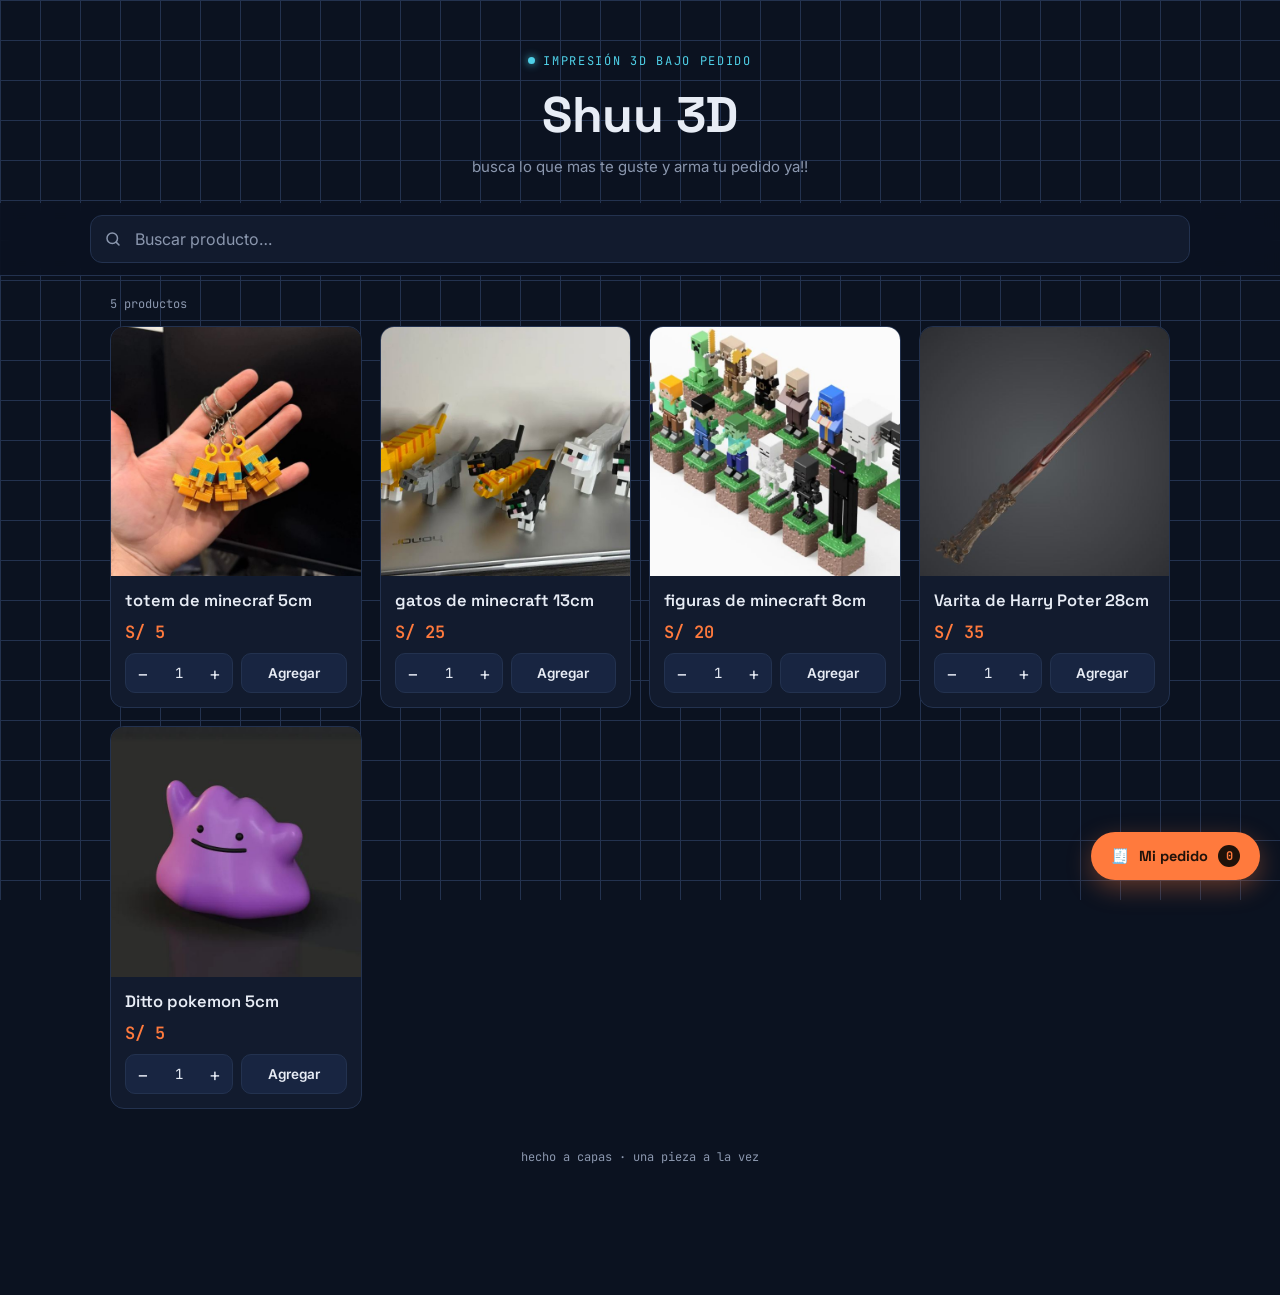
<file: index.html>
<!DOCTYPE html>
<html lang="es">
<head>
<meta charset="UTF-8">
<meta name="viewport" content="width=device-width, initial-scale=1.0">
<meta name="theme-color" content="#0B1220">
<title>Catálogo 3D</title>
<link rel="preconnect" href="https://fonts.googleapis.com">
<link href="https://fonts.googleapis.com/css2?family=Space+Grotesk:wght@500;600;700&family=Inter:wght@400;500;600&family=JetBrains+Mono:wght@400;500;600&display=swap" rel="stylesheet">
<link rel="stylesheet" href="style.css">
</head>
<body>

<header class="hero">
  <span class="eyebrow">Impresión 3D bajo pedido</span>
  <h1 id="titulo">Catálogo</h1>
  <p id="bienvenida"></p>
</header>

<div class="buscador-barra">
  <div class="buscador">
    <svg width="18" height="18" viewBox="0 0 24 24" fill="none" stroke="currentColor" stroke-width="2" stroke-linecap="round" aria-hidden="true"><circle cx="11" cy="11" r="7"/><path d="M20 20l-3.5-3.5"/></svg>
    <input id="q" type="text" inputmode="search" autocomplete="off" placeholder="Buscar producto…" aria-label="Buscar producto">
    <button class="limpiar" id="limpiar" hidden aria-label="Borrar búsqueda">✕</button>
  </div>
</div>

<main class="wrap">
  <p class="conteo" id="conteo" aria-live="polite"></p>
  <div class="grid" id="grid"></div>
</main>

<footer>hecho a capas · una pieza a la vez</footer>

<button class="fab" id="fab" aria-label="Ver mi pedido">
  🧾 <span id="fabTotal">Mi pedido</span> <span class="contador" id="contador">0</span>
</button>

<div class="overlay" id="overlay"></div>
<aside class="ticket" id="ticket" aria-label="Mi pedido">
  <div class="ticket-head">
    <h2>Mi pedido</h2>
    <button id="cerrar" aria-label="Cerrar">✕</button>
  </div>
  <div class="ticket-items" id="ticketItems"></div>
  <div class="ticket-foot">
    <div class="ticket-total"><span>Total</span><b id="ticketTotal"></b></div>
    <button class="btn-enviar" id="btnEnviar">Enviar pedido por WhatsApp</button>
    <div class="nota" id="nota"></div>
  </div>
</aside>

<script>
const $ = s => document.querySelector(s);
const esc = s => String(s ?? "").replace(/[&<>"']/g, c => ({"&":"&amp;","<":"&lt;",">":"&gt;",'"':"&quot;","'":"&#39;"}[c]));
const norm = s => String(s).normalize("NFD").replace(/[\u0300-\u036f]/g, "").toLowerCase();
const clamp = n => Math.max(1, Math.min(99, parseInt(n, 10) || 1));
const redondear = n => Math.round(n * 100) / 100;
const fmt = n => Number.isInteger(n) ? String(n) : n.toFixed(2);

let DATA = { config: {}, productos: [] };
const cantidades = {};   // cantidad elegida en cada tarjeta (antes de agregar)
const carrito = {};      // id -> cantidad en el pedido

const money = n => `${DATA.config.moneda || "S/"} ${fmt(redondear(n))}`;

/* ---------- carga del catálogo ---------- */
async function cargar(){
  try{
    const r = await fetch("catalogo.json?v=" + Date.now(), { cache: "no-store" });
    if(!r.ok) throw new Error(r.status);
    const d = await r.json();
    DATA = {
      config: d.config || {},
      productos: (d.productos || []).map(p => ({ ...p, precio: Number(p.precio) || 0 }))
    };
  }catch(e){
    $("#grid").innerHTML = `<div class="vacio">No se pudo cargar el catálogo.<br>Revisa tu conexión e intenta de nuevo.</div>`;
    return;
  }
  const c = DATA.config;
  $("#titulo").textContent = c.negocio || "Catálogo";
  document.title = c.negocio || "Catálogo 3D";
  $("#bienvenida").textContent = c.bienvenida || "Busca tus piezas favoritas, arma tu pedido y envíalo por WhatsApp.";
  renderGrid();
  actualizarFab();
}

/* ---------- lista de productos + búsqueda ---------- */
function renderGrid(){
  const grid = $("#grid");
  const total = DATA.productos.length;
  const texto = $("#q").value.trim();
  $("#limpiar").hidden = !texto;

  if(total === 0){
    $("#conteo").textContent = "";
    grid.innerHTML = `<div class="vacio">El catálogo se está preparando.<br>Vuelve en un rato.</div>`;
    return;
  }

  const palabras = norm(texto).split(/\s+/).filter(Boolean);
  const lista = DATA.productos.filter(p => {
    const n = norm(p.nombre);
    return palabras.every(w => n.includes(w));
  });

  $("#conteo").textContent = texto
    ? `${lista.length} de ${total} productos`
    : `${total} producto${total === 1 ? "" : "s"}`;

  if(lista.length === 0){
    grid.innerHTML = `<div class="vacio">No encontramos «${esc(texto)}».<br>Prueba con otra palabra.</div>`;
    return;
  }

  grid.innerHTML = lista.map(p => {
    const id = esc(p.id);
    const cant = cantidades[p.id] || 1;
    const foto = p.imagen
      ? `<img src="${esc(p.imagen)}" alt="${esc(p.nombre)}" loading="lazy">`
      : `<div class="sin-foto">Sin foto</div>`;
    return `
      <article class="card">
        <div class="foto">${foto}</div>
        <div class="info">
          <h3>${esc(p.nombre)}</h3>
          <div class="precio">${esc(money(p.precio))}</div>
          <div class="acciones">
            <div class="stepper" data-id="${id}">
              <button type="button" data-act="menos" aria-label="Menos">−</button>
              <input type="number" inputmode="numeric" min="1" max="99" value="${cant}" aria-label="Cantidad de ${esc(p.nombre)}">
              <button type="button" data-act="mas" aria-label="Más">+</button>
            </div>
            <button type="button" class="btn-add" data-act="add" data-id="${id}">Agregar</button>
          </div>
        </div>
      </article>`;
  }).join("");
}

$("#q").addEventListener("input", renderGrid);
$("#limpiar").addEventListener("click", () => { $("#q").value = ""; renderGrid(); $("#q").focus(); });

// si una foto no carga, mostrar aviso en vez del ícono roto
$("#grid").addEventListener("error", e => {
  if(e.target.tagName === "IMG"){
    const d = document.createElement("div");
    d.className = "sin-foto"; d.textContent = "Sin foto";
    e.target.replaceWith(d);
  }
}, true);

$("#grid").addEventListener("click", e => {
  const el = e.target.closest("[data-act]");
  if(!el) return;
  const id = el.closest("[data-id]").dataset.id;
  const act = el.dataset.act;

  if(act === "mas" || act === "menos"){
    cantidades[id] = clamp((cantidades[id] || 1) + (act === "mas" ? 1 : -1));
    el.parentElement.querySelector("input").value = cantidades[id];
  }
  if(act === "add"){
    agregar(id, cantidades[id] || 1);
    cantidades[id] = 1;
    el.closest(".info").querySelector(".stepper input").value = 1;
    el.textContent = "Agregado ✓";
    el.classList.add("listo");
    setTimeout(() => { el.textContent = "Agregar"; el.classList.remove("listo"); }, 900);
  }
});
$("#grid").addEventListener("input", e => {
  if(e.target.matches(".stepper input")){
    const id = e.target.closest("[data-id]").dataset.id;
    cantidades[id] = clamp(e.target.value);
  }
});
$("#grid").addEventListener("change", e => {
  if(e.target.matches(".stepper input")){
    const id = e.target.closest("[data-id]").dataset.id;
    e.target.value = cantidades[id] = clamp(e.target.value);
  }
});

/* ---------- pedido ---------- */
function agregar(id, cant){
  carrito[id] = clamp((carrito[id] || 0) + cant);
  actualizarFab();
}
function itemsPedido(){
  return DATA.productos
    .filter(p => carrito[p.id])
    .map(p => ({ ...p, qty: carrito[p.id] }));
}
function totalPedido(){
  return redondear(itemsPedido().reduce((s, i) => s + i.precio * i.qty, 0));
}
function actualizarFab(){
  const items = itemsPedido();
  const unidades = items.reduce((s, i) => s + i.qty, 0);
  $("#contador").textContent = unidades;
  $("#fabTotal").textContent = unidades ? money(totalPedido()) : "Mi pedido";
}

function renderTicket(){
  const items = itemsPedido();
  const cont = $("#ticketItems");
  if(items.length === 0){
    cont.innerHTML = `<div class="vacio">Todavía no agregaste nada.<br>Busca piezas en el catálogo y presiona «Agregar».</div>`;
  } else {
    cont.innerHTML = items.map(i => `
      <div class="t-item" data-id="${esc(i.id)}">
        <div class="t-fila">
          <div>
            <div class="t-nom">${esc(i.nombre)}</div>
            <div class="t-unit">${esc(money(i.precio))} c/u</div>
          </div>
          <div class="t-sub">${esc(money(i.precio * i.qty))}</div>
        </div>
        <div class="t-ctrl">
          <div class="stepper">
            <button type="button" data-act="menos" aria-label="Menos">−</button>
            <input type="number" inputmode="numeric" min="1" max="99" value="${i.qty}" aria-label="Cantidad de ${esc(i.nombre)}">
            <button type="button" data-act="mas" aria-label="Más">+</button>
          </div>
          <button type="button" class="quitar" data-act="quitar">Quitar</button>
        </div>
      </div>`).join("");
  }
  $("#ticketTotal").textContent = money(totalPedido());

  const numero = String(DATA.config.whatsapp || "").replace(/\D/g, "");
  $("#btnEnviar").disabled = items.length === 0 || !numero;
  $("#nota").textContent = numero ? "" : "El vendedor aún no configuró su WhatsApp. Intenta más tarde.";
}

$("#ticketItems").addEventListener("click", e => {
  const el = e.target.closest("[data-act]");
  if(!el) return;
  const id = el.closest("[data-id]").dataset.id;
  if(el.dataset.act === "quitar") delete carrito[id];
  if(el.dataset.act === "mas") carrito[id] = clamp(carrito[id] + 1);
  if(el.dataset.act === "menos"){
    if(carrito[id] <= 1) delete carrito[id]; else carrito[id]--;
  }
  actualizarFab(); renderTicket();
});
$("#ticketItems").addEventListener("change", e => {
  if(e.target.matches(".stepper input")){
    const id = e.target.closest("[data-id]").dataset.id;
    carrito[id] = clamp(e.target.value);
    actualizarFab(); renderTicket();
  }
});

function abrirTicket(){
  renderTicket();
  $("#overlay").classList.add("abierto");
  $("#ticket").classList.add("abierto");
}
function cerrarTicket(){
  $("#overlay").classList.remove("abierto");
  $("#ticket").classList.remove("abierto");
}
$("#fab").addEventListener("click", abrirTicket);
$("#cerrar").addEventListener("click", cerrarTicket);
$("#overlay").addEventListener("click", cerrarTicket);
document.addEventListener("keydown", e => { if(e.key === "Escape") cerrarTicket(); });

/* ---------- enviar a WhatsApp ---------- */
function armarMensaje(){
  const items = itemsPedido();
  const lineas = items.map(i => `• ${i.qty} x ${i.nombre} — ${money(i.precio * i.qty)}`).join("\n");
  const negocio = DATA.config.negocio || "tu catálogo";
  return `Hola, quiero hacer este pedido en ${negocio}:\n\n${lineas}\n\nTotal: ${money(totalPedido())}`;
}
$("#btnEnviar").addEventListener("click", () => {
  const numero = String(DATA.config.whatsapp || "").replace(/\D/g, "");
  if(!numero || itemsPedido().length === 0) return;
  const url = `https://wa.me/${numero}?text=${encodeURIComponent(armarMensaje())}`;
  const w = window.open(url, "_blank");
  if(!w) location.href = url;
});

cargar();
</script>
</body>
</html>
</file>
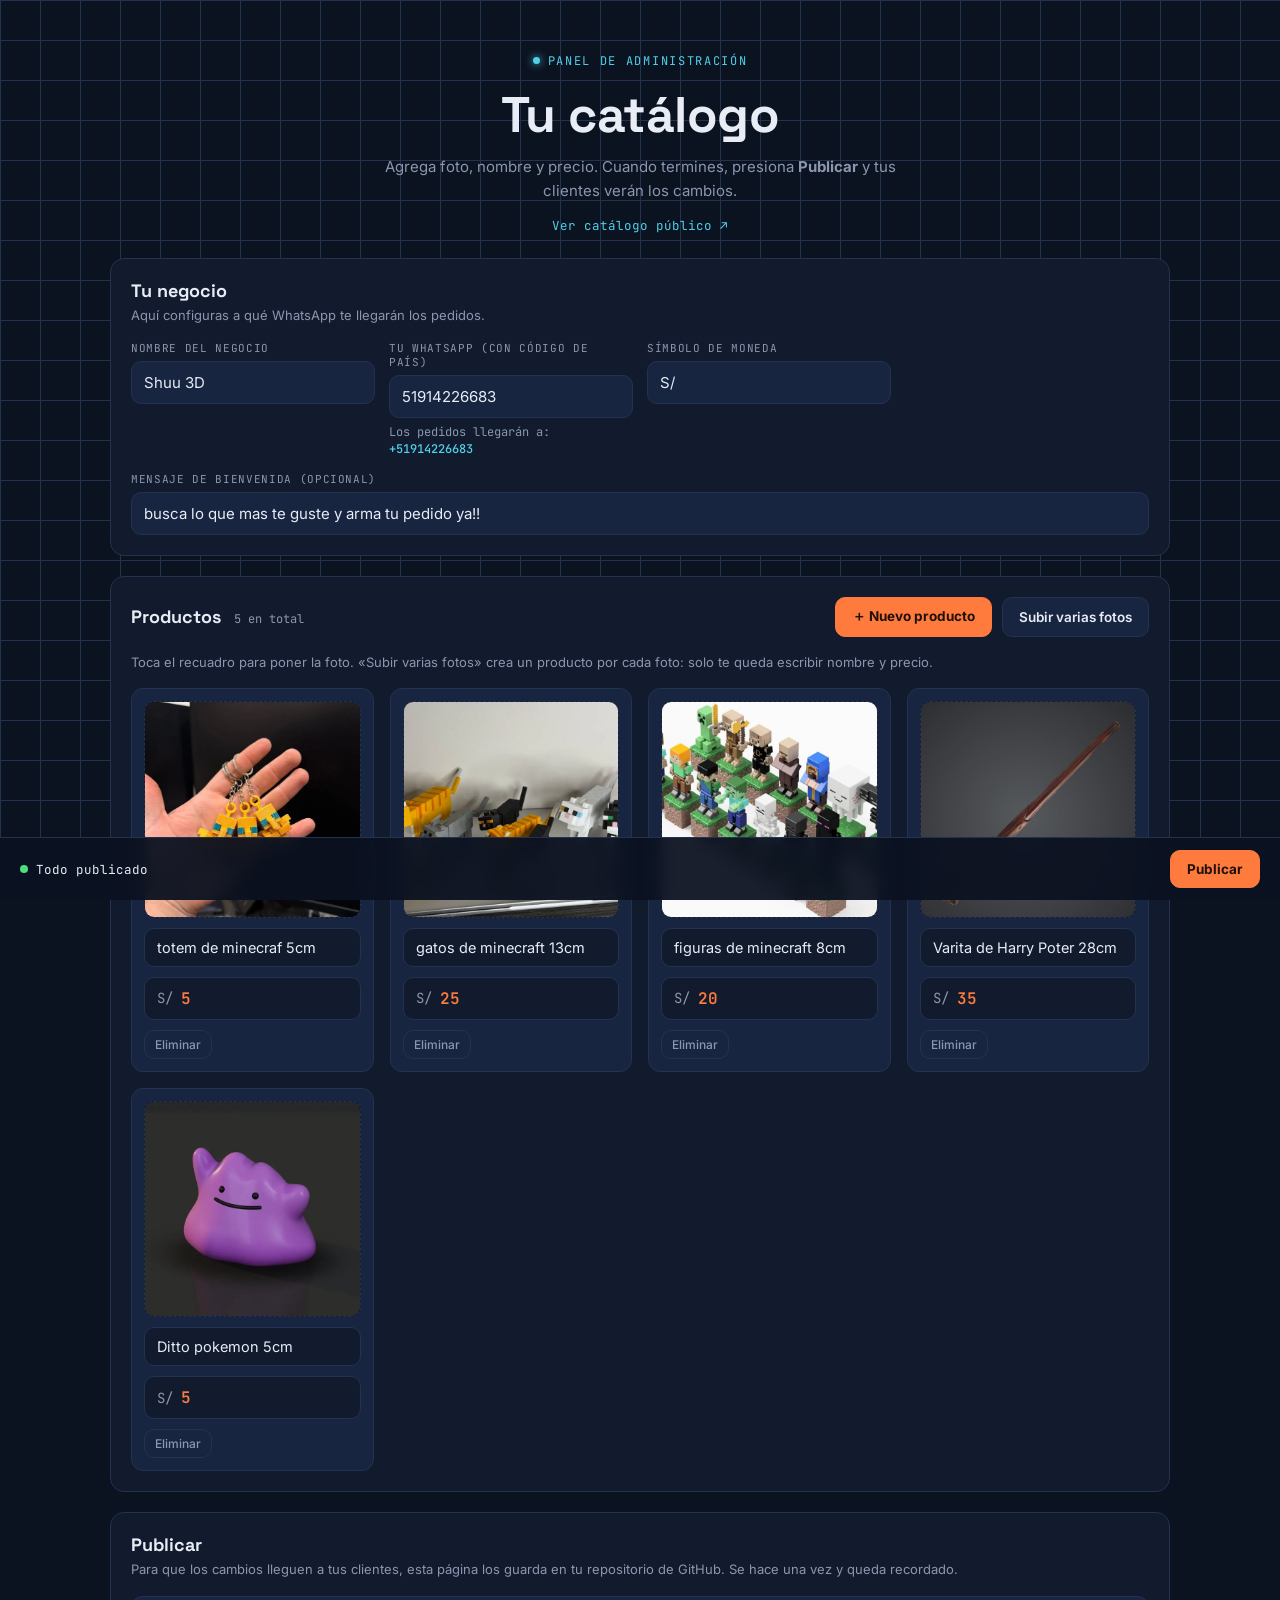
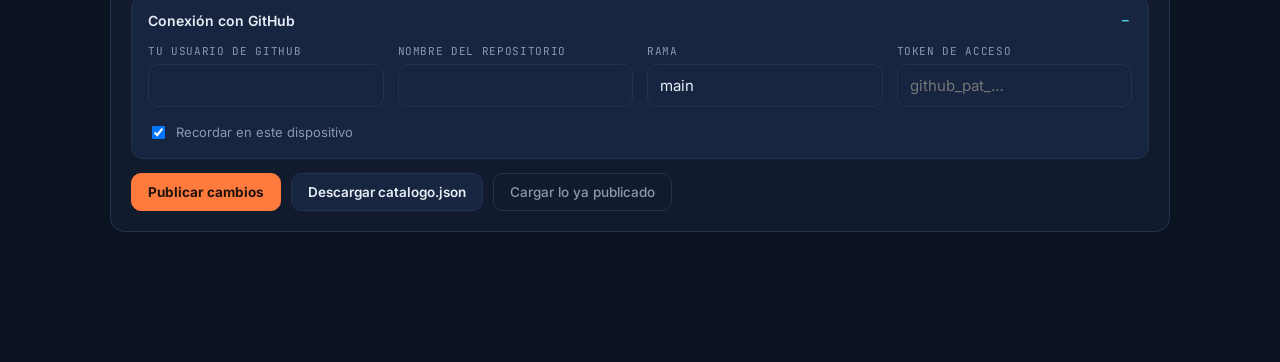
<file: admin.html>
<!DOCTYPE html>
<html lang="es">
<head>
<meta charset="UTF-8">
<meta name="viewport" content="width=device-width, initial-scale=1.0">
<meta name="robots" content="noindex, nofollow">
<meta name="theme-color" content="#0B1220">
<title>Administrar catálogo</title>
<link rel="preconnect" href="https://fonts.googleapis.com">
<link href="https://fonts.googleapis.com/css2?family=Space+Grotesk:wght@500;600;700&family=Inter:wght@400;500;600&family=JetBrains+Mono:wght@400;500;600&display=swap" rel="stylesheet">
<link rel="stylesheet" href="style.css">
</head>
<body>

<header class="hero">
  <span class="eyebrow">Panel de administración</span>
  <h1>Tu catálogo</h1>
  <p>Agrega foto, nombre y precio. Cuando termines, presiona <b>Publicar</b> y tus clientes verán los cambios.</p>
  <a class="link" href="index.html" target="_blank">Ver catálogo público ↗</a>
</header>

<main class="wrap">

  <section class="panel">
    <h2>Tu negocio</h2>
    <p class="sub">Aquí configuras a qué WhatsApp te llegarán los pedidos.</p>
    <div class="campos">
      <div class="campo">
        <label for="cNegocio">Nombre del negocio</label>
        <input id="cNegocio" type="text" placeholder="Mi Taller 3D">
      </div>
      <div class="campo">
        <label for="cWhatsapp">Tu WhatsApp (con código de país)</label>
        <input id="cWhatsapp" type="tel" inputmode="numeric" placeholder="51987654321">
        <div class="hint" id="waHint"></div>
      </div>
      <div class="campo">
        <label for="cMoneda">Símbolo de moneda</label>
        <input id="cMoneda" type="text" maxlength="4" placeholder="S/">
      </div>
      <div class="campo" style="grid-column:1/-1">
        <label for="cBienvenida">Mensaje de bienvenida (opcional)</label>
        <input id="cBienvenida" type="text" placeholder="Busca tus piezas favoritas, arma tu pedido y envíalo por WhatsApp.">
      </div>
    </div>
  </section>

  <section class="panel">
    <div class="panel-head">
      <h2>Productos <span class="cuenta" id="cuenta"></span></h2>
      <div class="barra-acciones">
        <button class="btn" id="btnNuevo" type="button">＋ Nuevo producto</button>
        <label class="btn btn-sec">Subir varias fotos
          <input type="file" id="fotosVarias" accept="image/*" multiple hidden>
        </label>
      </div>
    </div>
    <p class="sub">Toca el recuadro para poner la foto. «Subir varias fotos» crea un producto por cada foto: solo te queda escribir nombre y precio.</p>
    <div class="grid-admin" id="lista"></div>
  </section>

  <section class="panel">
    <h2>Publicar</h2>
    <p class="sub">Para que los cambios lleguen a tus clientes, esta página los guarda en tu repositorio de GitHub. Se hace una vez y queda recordado.</p>

    <details class="gh" id="gh">
      <summary>Conexión con GitHub</summary>
      <div class="campos">
        <div class="campo"><label for="ghOwner">Tu usuario de GitHub</label><input id="ghOwner" type="text" autocomplete="off"></div>
        <div class="campo"><label for="ghRepo">Nombre del repositorio</label><input id="ghRepo" type="text" autocomplete="off"></div>
        <div class="campo"><label for="ghBranch">Rama</label><input id="ghBranch" type="text" value="main" autocomplete="off"></div>
        <div class="campo"><label for="ghToken">Token de acceso</label><input id="ghToken" type="password" autocomplete="off" placeholder="github_pat_…"></div>
      </div>
      <label class="check"><input type="checkbox" id="ghRecordar" checked> Recordar en este dispositivo</label>
    </details>

    <div class="barra-acciones">
      <button class="btn" id="btnPublicar" type="button">Publicar cambios</button>
      <button class="btn btn-sec" id="btnDescargar" type="button">Descargar catalogo.json</button>
      <button class="btn btn-peligro" id="btnRecargar" type="button">Cargar lo ya publicado</button>
    </div>
    <div class="mensaje" id="msg" role="status"></div>
  </section>
</main>

<div class="barra-fija">
  <div class="estado" id="estado"><i></i><span>Todo publicado</span></div>
  <button class="btn" id="btnPublicar2" type="button">Publicar</button>
</div>

<script>
const $ = s => document.querySelector(s);
const esc = s => String(s ?? "").replace(/[&<>"']/g, c => ({"&":"&amp;","<":"&lt;",">":"&gt;",'"':"&quot;","'":"&#39;"}[c]));
const uid = () => "p" + Date.now().toString(36) + Math.random().toString(36).slice(2, 6);

const LS_DRAFT = "cat3d_borrador";
const LS_GH = "cat3d_github";

let state = {
  config: { negocio: "Mi Taller 3D", bienvenida: "", whatsapp: "", moneda: "S/" },
  productos: []
};
let sucio = false;

/* ---------- almacenamiento local (borrador) ---------- */
function guardarBorrador(){
  try{
    localStorage.setItem(LS_DRAFT, JSON.stringify({ state, sucio }));
  }catch(e){
    mostrar("No se pudo guardar el borrador en este navegador (demasiadas fotos). Publica pronto para no perder cambios.", "info");
  }
}
function leerBorrador(){
  try{
    const raw = localStorage.getItem(LS_DRAFT);
    return raw ? JSON.parse(raw) : null;
  }catch(e){ return null; }
}
function cambio(){
  sucio = true;
  guardarBorrador();
  pintarEstado();
}
function pintarEstado(){
  const el = $("#estado");
  el.classList.toggle("sucio", sucio);
  el.querySelector("span").textContent = sucio ? "Cambios sin publicar" : "Todo publicado";
  const n = state.productos.length;
  $("#cuenta").textContent = n ? `${n} en total` : "";
}

function normalizar(d){
  const c = (d && d.config) || {};
  return {
    config: {
      negocio: c.negocio ?? "Mi Taller 3D",
      bienvenida: c.bienvenida ?? "",
      whatsapp: c.whatsapp ?? "",
      moneda: c.moneda ?? "S/"
    },
    productos: ((d && d.productos) || []).map(p => ({
      id: p.id || uid(),
      nombre: p.nombre || "",
      precio: p.precio === "" || p.precio == null ? "" : Number(p.precio),
      imagen: p.imagen || ""
    }))
  };
}

/* ---------- mensajes ---------- */
function mostrar(texto, tipo){
  const m = $("#msg");
  m.className = "mensaje " + tipo;
  m.textContent = texto;
  m.scrollIntoView({ behavior: "smooth", block: "center" });
}

/* ---------- WhatsApp ---------- */
function limpiarNumero(v){
  let n = String(v || "").replace(/\D/g, "");
  if(/^9\d{8}$/.test(n)) n = "51" + n;      // número peruano sin código de país
  return n;
}
function pintarWaHint(){
  const n = limpiarNumero($("#cWhatsapp").value);
  $("#waHint").innerHTML = n
    ? `Los pedidos llegarán a: <b>+${esc(n)}</b>`
    : "Ejemplo: 51987654321 (51 es el código de Perú)";
}

/* ---------- fotos ---------- */
function comprimir(file, max = 800, calidad = 0.78){
  return new Promise((res, rej) => {
    const url = URL.createObjectURL(file);
    const img = new Image();
    img.onload = () => {
      const s = Math.min(1, max / Math.max(img.width, img.height));
      const w = Math.round(img.width * s), h = Math.round(img.height * s);
      const c = document.createElement("canvas");
      c.width = w; c.height = h;
      const x = c.getContext("2d");
      x.fillStyle = "#fff"; x.fillRect(0, 0, w, h);
      x.drawImage(img, 0, 0, w, h);
      URL.revokeObjectURL(url);
      res(c.toDataURL("image/jpeg", calidad));
    };
    img.onerror = () => { URL.revokeObjectURL(url); rej(new Error("No se pudo leer la foto " + file.name)); };
    img.src = url;
  });
}
function nombreDesdeArchivo(f){
  const n = f.name.replace(/\.[^.]+$/, "").replace(/[-_]+/g, " ").trim();
  if(/^(img|image|imagen|photo|foto|dsc|pxl|whatsapp)\b/i.test(n) || /^\d+$/.test(n)) return "";
  return n.charAt(0).toUpperCase() + n.slice(1);
}

/* ---------- lista de productos ---------- */
let nuevosIds = new Set();
function render(){
  const lista = $("#lista");
  if(state.productos.length === 0){
    lista.innerHTML = `<p class="sub" style="grid-column:1/-1;margin:8px 0">Aún no hay productos. Presiona «Nuevo producto» o «Subir varias fotos».</p>`;
    pintarEstado();
    return;
  }
  lista.innerHTML = state.productos.map(p => `
    <div class="slot ${nuevosIds.has(p.id) ? "nuevo" : ""}" data-id="${esc(p.id)}">
      <label class="foto-slot">
        ${p.imagen
          ? `<img src="${esc(p.imagen)}" alt=""><span class="cambiar">Cambiar foto</span>`
          : `<span class="vacio-foto"><b>＋</b>Agregar foto</span>`}
        <input type="file" accept="image/*" hidden data-role="foto">
      </label>
      <input class="in-nombre" type="text" placeholder="Nombre" value="${esc(p.nombre)}" data-role="nombre">
      <div class="precio-wrap"><span>${esc(state.config.moneda || "S/")}</span>
        <input type="number" inputmode="decimal" min="0" step="0.5" placeholder="Precio" value="${p.precio === "" ? "" : esc(p.precio)}" data-role="precio">
      </div>
      <button class="btn btn-peligro" type="button" data-role="borrar">Eliminar</button>
    </div>`).join("");
  pintarEstado();
}

$("#lista").addEventListener("input", e => {
  const slot = e.target.closest(".slot"); if(!slot) return;
  const p = state.productos.find(x => x.id === slot.dataset.id); if(!p) return;
  if(e.target.dataset.role === "nombre") p.nombre = e.target.value;
  if(e.target.dataset.role === "precio") p.precio = e.target.value === "" ? "" : Number(e.target.value);
  slot.classList.remove("error");
  cambio();
});
$("#lista").addEventListener("change", async e => {
  if(e.target.dataset.role !== "foto") return;
  const slot = e.target.closest(".slot");
  const p = state.productos.find(x => x.id === slot.dataset.id);
  const file = e.target.files[0]; if(!p || !file) return;
  try{
    p.imagen = await comprimir(file);
    cambio(); render();
  }catch(err){ mostrar(err.message + ". Prueba con una foto JPG o PNG.", "error"); }
});
$("#lista").addEventListener("click", e => {
  if(e.target.dataset.role !== "borrar") return;
  const slot = e.target.closest(".slot");
  const p = state.productos.find(x => x.id === slot.dataset.id);
  if(!p) return;
  if(p.nombre || p.imagen){
    if(!confirm(`¿Eliminar «${p.nombre || "este producto"}»?`)) return;
  }
  state.productos = state.productos.filter(x => x.id !== p.id);
  cambio(); render();
});

$("#btnNuevo").addEventListener("click", () => {
  const p = { id: uid(), nombre: "", precio: "", imagen: "" };
  nuevosIds = new Set([p.id]);
  state.productos.unshift(p);
  cambio(); render();
  document.querySelector(".slot .in-nombre")?.focus();
});

$("#fotosVarias").addEventListener("change", async e => {
  const files = [...e.target.files];
  e.target.value = "";
  if(!files.length) return;
  const creados = [];
  const fallos = [];
  for(const f of files){
    try{
      const imagen = await comprimir(f);
      creados.push({ id: uid(), nombre: nombreDesdeArchivo(f), precio: "", imagen });
    }catch(err){ fallos.push(f.name); }
  }
  if(creados.length){
    nuevosIds = new Set(creados.map(p => p.id));
    state.productos.unshift(...creados);
    cambio(); render();
    document.querySelector(".slot")?.scrollIntoView({ behavior: "smooth", block: "center" });
    mostrar(`Se crearon ${creados.length} producto${creados.length === 1 ? "" : "s"}. Escribe el nombre y el precio de cada uno.`, "info");
  }
  if(fallos.length) mostrar("No se pudieron leer: " + fallos.join(", ") + ". Prueba con fotos JPG o PNG.", "error");
});

/* ---------- configuración del negocio ---------- */
function enlazarConfig(){
  $("#cNegocio").value = state.config.negocio;
  $("#cWhatsapp").value = state.config.whatsapp;
  $("#cMoneda").value = state.config.moneda;
  $("#cBienvenida").value = state.config.bienvenida;
  pintarWaHint();
}
$("#cNegocio").addEventListener("input", e => { state.config.negocio = e.target.value; cambio(); });
$("#cBienvenida").addEventListener("input", e => { state.config.bienvenida = e.target.value; cambio(); });
$("#cMoneda").addEventListener("input", e => {
  state.config.moneda = e.target.value;
  document.querySelectorAll(".precio-wrap span").forEach(s => s.textContent = e.target.value || "S/");
  cambio();
});
$("#cWhatsapp").addEventListener("input", () => { pintarWaHint(); state.config.whatsapp = $("#cWhatsapp").value; cambio(); });
$("#cWhatsapp").addEventListener("blur", () => {
  const n = limpiarNumero($("#cWhatsapp").value);
  $("#cWhatsapp").value = n; state.config.whatsapp = n; pintarWaHint(); cambio();
});

/* ---------- salida y validación ---------- */
function validar(){
  const wa = limpiarNumero(state.config.whatsapp);
  if(wa.length < 8 || wa.length > 15) return "Escribe tu número de WhatsApp con código de país (ejemplo: 51987654321).";
  const usados = state.productos.filter(p => p.nombre.trim() || p.precio !== "" || p.imagen);
  if(usados.length === 0) return "Agrega al menos un producto antes de publicar.";
  let primero = null;
  for(const p of usados){
    const slot = document.querySelector(`.slot[data-id="${p.id}"]`);
    const mal = !p.nombre.trim() || p.precio === "" || isNaN(p.precio) || p.precio < 0;
    slot?.classList.toggle("error", mal);
    if(mal && !primero) primero = slot;
  }
  if(primero){
    primero.scrollIntoView({ behavior: "smooth", block: "center" });
    return "Hay productos sin nombre o sin precio (marcados en rojo). Complétalos o elimínalos.";
  }
  return null;
}
function salida(){
  return {
    config: {
      negocio: state.config.negocio.trim() || "Catálogo",
      bienvenida: state.config.bienvenida.trim(),
      whatsapp: limpiarNumero(state.config.whatsapp),
      moneda: state.config.moneda.trim() || "S/"
    },
    productos: state.productos
      .filter(p => p.nombre.trim() || p.precio !== "" || p.imagen)
      .map(p => ({ id: p.id, nombre: p.nombre.trim(), precio: Number(p.precio), imagen: p.imagen }))
  };
}

/* ---------- GitHub ---------- */
function leerGH(){
  return {
    owner: $("#ghOwner").value.trim(),
    repo: $("#ghRepo").value.trim(),
    branch: $("#ghBranch").value.trim() || "main",
    token: $("#ghToken").value.trim()
  };
}
function cargarGH(){
  let g = {};
  try{ g = JSON.parse(localStorage.getItem(LS_GH) || "{}"); }catch(e){}
  if(!g.owner && /\.github\.io$/.test(location.hostname)){
    g.owner = location.hostname.split(".")[0];
    g.repo = location.pathname.split("/")[1] || "";
  }
  $("#ghOwner").value = g.owner || "";
  $("#ghRepo").value = g.repo || "";
  $("#ghBranch").value = g.branch || "main";
  $("#ghToken").value = g.token || "";
  if(!g.token) $("#gh").open = true;
}
function guardarGH(){
  try{
    if($("#ghRecordar").checked) localStorage.setItem(LS_GH, JSON.stringify(leerGH()));
    else localStorage.removeItem(LS_GH);
  }catch(e){}
}
function b64(str){
  const bytes = new TextEncoder().encode(str);
  let bin = "";
  for(let i = 0; i < bytes.length; i += 0x8000) bin += String.fromCharCode.apply(null, bytes.subarray(i, i + 0x8000));
  return btoa(bin);
}
function errorHttp(status){
  if(status === 401) return "GitHub no aceptó el token. Revisa que esté bien copiado y que no haya vencido.";
  if(status === 403) return "El token no tiene permiso para escribir. Debe tener «Contents: Read and write» sobre este repositorio.";
  if(status === 404) return "No se encontró el repositorio. Revisa usuario y nombre del repositorio, y que el token tenga acceso a él.";
  if(status === 409 || status === 422) return "GitHub detectó un conflicto. Presiona Publicar otra vez.";
  return "GitHub respondió con un error (" + status + "). Intenta de nuevo en un momento.";
}

async function publicar(){
  const err = validar();
  if(err){ mostrar(err, "error"); return; }
  const gh = leerGH();
  if(!gh.owner || !gh.repo || !gh.token){
    $("#gh").open = true;
    mostrar("Completa tu usuario, el repositorio y el token de GitHub. Los pasos para crear el token están en el README.", "error");
    $("#gh").scrollIntoView({ behavior: "smooth", block: "center" });
    return;
  }
  guardarGH();

  const botones = [$("#btnPublicar"), $("#btnPublicar2")];
  botones.forEach(b => { b.disabled = true; b.textContent = "Publicando…"; });
  try{
    const contenido = JSON.stringify(salida());
    const base = `https://api.github.com/repos/${encodeURIComponent(gh.owner)}/${encodeURIComponent(gh.repo)}/contents`;
    const headers = { "Authorization": "Bearer " + gh.token, "Accept": "application/vnd.github+json" };

    // buscar el archivo actual para obtener su "sha" (necesario para reemplazarlo)
    let sha;
    const g = await fetch(`${base}?ref=${encodeURIComponent(gh.branch)}`, { headers });
    if(g.ok){
      const lista = await g.json();
      const f = Array.isArray(lista) ? lista.find(x => x.name === "catalogo.json") : null;
      if(f) sha = f.sha;
    } else if(g.status !== 404){
      throw new Error(errorHttp(g.status));
    }

    const body = { message: "Actualizar catálogo desde el panel", content: b64(contenido), branch: gh.branch };
    if(sha) body.sha = sha;
    const p = await fetch(`${base}/catalogo.json`, {
      method: "PUT",
      headers: { ...headers, "Content-Type": "application/json" },
      body: JSON.stringify(body)
    });
    if(!p.ok) throw new Error(errorHttp(p.status));

    sucio = false; guardarBorrador(); pintarEstado();
    mostrar("¡Publicado! GitHub tarda entre 1 y 2 minutos en actualizar la página; luego tus clientes verán el catálogo nuevo.", "ok");
  }catch(e){
    const sinRed = e instanceof TypeError;
    mostrar(sinRed ? "No hay conexión con GitHub. Revisa tu internet e intenta de nuevo." : e.message, "error");
  }finally{
    $("#btnPublicar").textContent = "Publicar cambios";
    $("#btnPublicar2").textContent = "Publicar";
    botones.forEach(b => b.disabled = false);
  }
}
$("#btnPublicar").addEventListener("click", publicar);
$("#btnPublicar2").addEventListener("click", publicar);

$("#btnDescargar").addEventListener("click", () => {
  const err = validar();
  if(err){ mostrar(err, "error"); return; }
  const blob = new Blob([JSON.stringify(salida())], { type: "application/json" });
  const a = document.createElement("a");
  a.href = URL.createObjectURL(blob);
  a.download = "catalogo.json";
  a.click();
  setTimeout(() => URL.revokeObjectURL(a.href), 1000);
  mostrar("Descargado. Para publicarlo a mano, sube este archivo a tu repositorio de GitHub reemplazando el catalogo.json que ya está.", "info");
});

async function cargarPublicado(silencioso){
  try{
    const r = await fetch("catalogo.json?v=" + Date.now(), { cache: "no-store" });
    if(!r.ok) throw new Error();
    state = normalizar(await r.json());
    sucio = false; guardarBorrador();
    enlazarConfig(); render();
    if(!silencioso) mostrar("Se cargó el catálogo publicado.", "ok");
    return true;
  }catch(e){
    if(!silencioso) mostrar("No se pudo leer el catálogo publicado. Si abriste este archivo desde tu computadora, funciona solo cuando está en GitHub Pages.", "error");
    return false;
  }
}
$("#btnRecargar").addEventListener("click", () => {
  if(sucio && !confirm("Se perderán los cambios que no has publicado. ¿Continuar?")) return;
  cargarPublicado(false);
});

/* ---------- inicio ---------- */
(async function(){
  cargarGH();
  const b = leerBorrador();
  if(b && b.state){
    state = normalizar(b.state);
    sucio = !!b.sucio;
    enlazarConfig(); render();
  } else {
    enlazarConfig();
    await cargarPublicado(true);
    render();
  }
  pintarEstado();
})();
</script>
</body>
</html>
</file>
<file: style.css>
:root{
  --bg:#0B1220;
  --surface:#121B2E;
  --surface-2:#182541;
  --line:#23324f;
  --accent:#FF7A3D;
  --accent-2:#4FD1E8;
  --whatsapp:#25D366;
  --danger:#FF5C6C;
  --ok:#4ADE80;
  --text:#E7ECF5;
  --muted:#8B97AE;
  --radius:14px;
}
*{box-sizing:border-box;}
html{scroll-behavior:smooth;}
body{
  margin:0;
  background:
    linear-gradient(var(--line) 1px, transparent 1px) 0 0/40px 40px,
    linear-gradient(90deg, var(--line) 1px, transparent 1px) 0 0/40px 40px,
    var(--bg);
  background-attachment:fixed;
  color:var(--text);
  font-family:'Inter', system-ui, sans-serif;
  min-height:100vh;
  padding-bottom:110px;
}
button,input{font-family:inherit;}
.wrap{max-width:1100px;margin:0 auto;padding:0 20px;}

/* ---------- cabecera ---------- */
.hero{padding:48px 20px 24px;text-align:center;}
.eyebrow{
  font-family:'JetBrains Mono', monospace;
  font-size:12px;letter-spacing:.14em;text-transform:uppercase;
  color:var(--accent-2);display:inline-flex;align-items:center;gap:8px;
}
.eyebrow::before{
  content:"";width:7px;height:7px;border-radius:50%;
  background:var(--accent-2);box-shadow:0 0 8px var(--accent-2);
  animation:pulse 1.6s infinite ease-in-out;
}
@keyframes pulse{0%,100%{opacity:1;}50%{opacity:.25;}}
.hero h1{
  font-family:'Space Grotesk', sans-serif;font-weight:700;
  font-size:clamp(30px,6vw,50px);margin:14px 0 8px;letter-spacing:-.01em;
}
.hero p{color:var(--muted);max-width:520px;margin:0 auto;font-size:15px;line-height:1.6;}
.link{
  display:inline-block;margin-top:14px;color:var(--accent-2);
  font-family:'JetBrains Mono', monospace;font-size:12.5px;text-decoration:none;
}
.link:hover{text-decoration:underline;}

/* ---------- buscador ---------- */
.buscador-barra{
  position:sticky;top:0;z-index:30;padding:12px 20px;
  background:rgba(11,18,32,.88);backdrop-filter:blur(8px);
  border-bottom:1px solid var(--line);
}
.buscador{max-width:1100px;margin:0 auto;position:relative;}
.buscador svg{
  position:absolute;left:14px;top:50%;transform:translateY(-50%);
  color:var(--muted);pointer-events:none;
}
.buscador input{
  width:100%;padding:13px 44px;border-radius:12px;
  border:1px solid var(--line);background:var(--surface);
  color:var(--text);font-size:16px;outline:none;transition:border-color .15s;
}
.buscador input:focus{border-color:var(--accent-2);}
.buscador input::placeholder{color:var(--muted);}
.limpiar{
  position:absolute;right:8px;top:50%;transform:translateY(-50%);
  background:none;border:none;color:var(--muted);font-size:16px;
  cursor:pointer;padding:8px;line-height:1;
}
.limpiar:hover{color:var(--text);}
.conteo{
  font-family:'JetBrains Mono', monospace;font-size:12px;color:var(--muted);
  margin:20px 0 14px;
}

/* ---------- productos (público) ---------- */
.grid{display:grid;grid-template-columns:repeat(auto-fill, minmax(220px, 1fr));gap:18px;}
.card{
  background:var(--surface);border:1px solid var(--line);border-radius:var(--radius);
  overflow:hidden;display:flex;flex-direction:column;
  transition:transform .18s ease, border-color .18s ease;
}
.card:hover{transform:translateY(-3px);border-color:var(--accent-2);}
.foto{position:relative;aspect-ratio:1/1;background:var(--surface-2);overflow:hidden;}
.foto img{width:100%;height:100%;object-fit:cover;display:block;}
.foto::after{
  content:"";position:absolute;left:0;right:0;top:-25%;height:25%;
  background:linear-gradient(180deg, transparent, rgba(79,209,232,.32), transparent);
  opacity:0;pointer-events:none;
}
.card:hover .foto::after{opacity:1;animation:scan 1.1s linear infinite;}
@keyframes scan{from{transform:translateY(0);}to{transform:translateY(520%);}}
.sin-foto{
  width:100%;height:100%;display:flex;align-items:center;justify-content:center;
  color:var(--muted);font-family:'JetBrains Mono', monospace;font-size:11px;text-align:center;padding:12px;
}
.info{padding:14px;display:flex;flex-direction:column;gap:10px;flex:1;}
.info h3{margin:0;font-family:'Space Grotesk', sans-serif;font-size:16.5px;font-weight:600;line-height:1.3;}
.precio{font-family:'JetBrains Mono', monospace;font-size:17px;font-weight:600;color:var(--accent);}
.acciones{display:flex;gap:8px;margin-top:auto;align-items:stretch;}

.stepper{
  display:flex;align-items:center;border:1px solid var(--line);
  background:var(--surface-2);border-radius:10px;overflow:hidden;
}
.stepper button{
  width:34px;border:none;background:none;color:var(--text);
  font-size:18px;cursor:pointer;padding:0;height:100%;min-height:38px;
}
.stepper button:hover{color:var(--accent);}
.stepper input{
  width:38px;text-align:center;border:none;background:none;color:var(--text);
  font-family:'JetBrains Mono', monospace;font-size:14px;padding:0;outline:none;
  -moz-appearance:textfield;
}
.stepper input::-webkit-outer-spin-button,.stepper input::-webkit-inner-spin-button{-webkit-appearance:none;margin:0;}

.btn-add{
  flex:1;border-radius:10px;border:1px solid var(--line);background:var(--surface-2);
  color:var(--text);font-weight:600;font-size:13.5px;cursor:pointer;transition:.15s ease;
}
.btn-add:hover{border-color:var(--accent);color:var(--accent);}
.btn-add.listo{background:var(--accent);border-color:var(--accent);color:#20120a;}

.vacio{
  grid-column:1/-1;text-align:center;color:var(--muted);padding:56px 20px;
  font-family:'JetBrains Mono', monospace;font-size:13px;line-height:1.7;
}

/* ---------- botón flotante + ticket ---------- */
.fab{
  position:fixed;right:20px;bottom:20px;background:var(--accent);color:#20120a;
  border:none;border-radius:999px;padding:13px 20px;
  font-family:'Space Grotesk', sans-serif;font-weight:700;font-size:14.5px;
  display:flex;align-items:center;gap:10px;cursor:pointer;
  box-shadow:0 8px 24px rgba(255,122,61,.35);z-index:40;transition:transform .15s ease;
}
.fab:hover{transform:translateY(-2px);}
.fab .contador{
  background:#20120a;color:var(--accent);border-radius:999px;min-width:22px;height:22px;
  display:flex;align-items:center;justify-content:center;
  font-family:'JetBrains Mono', monospace;font-size:12px;padding:0 6px;
}
.overlay{
  position:fixed;inset:0;background:rgba(5,9,18,.6);backdrop-filter:blur(2px);
  opacity:0;pointer-events:none;transition:opacity .2s ease;z-index:50;
}
.overlay.abierto{opacity:1;pointer-events:auto;}
.ticket{
  position:fixed;right:0;top:0;bottom:0;width:min(400px, 100%);
  background:var(--surface);border-left:1px solid var(--line);
  transform:translateX(100%);transition:transform .25s ease;z-index:60;
  display:flex;flex-direction:column;
}
.ticket.abierto{transform:translateX(0);}
.ticket-head{
  padding:20px 20px 14px;border-bottom:1px dashed var(--line);
  display:flex;justify-content:space-between;align-items:center;
}
.ticket-head h2{font-family:'Space Grotesk', sans-serif;font-size:18px;margin:0;}
.ticket-head button{background:none;border:none;color:var(--muted);font-size:20px;cursor:pointer;line-height:1;}
.ticket-items{flex:1;overflow-y:auto;padding:12px 20px;display:flex;flex-direction:column;gap:14px;}
.ticket-items .vacio{padding:40px 0;}
.t-item{padding-bottom:14px;border-bottom:1px dashed var(--line);font-size:14px;}
.t-fila{display:flex;justify-content:space-between;gap:10px;}
.t-nom{font-weight:600;}
.t-unit{color:var(--muted);font-size:12px;font-family:'JetBrains Mono', monospace;margin-top:2px;}
.t-sub{font-family:'JetBrains Mono', monospace;white-space:nowrap;}
.t-ctrl{display:flex;align-items:center;gap:12px;margin-top:10px;}
.t-ctrl .stepper button{min-height:32px;}
.quitar{background:none;border:none;color:var(--muted);cursor:pointer;font-size:12px;text-decoration:underline;padding:0;}
.quitar:hover{color:var(--danger);}
.ticket-foot{padding:16px 20px 20px;border-top:1px dashed var(--line);}
.ticket-total{
  display:flex;justify-content:space-between;font-family:'JetBrains Mono', monospace;
  font-size:16px;margin-bottom:14px;
}
.ticket-total b{color:var(--accent);}
.btn-enviar{
  width:100%;background:var(--whatsapp);color:#04210f;border:none;border-radius:10px;
  padding:13px;font-family:'Space Grotesk', sans-serif;font-weight:700;font-size:15px;cursor:pointer;
}
.btn-enviar:disabled{opacity:.4;cursor:not-allowed;}
.nota{font-family:'JetBrains Mono', monospace;font-size:11px;color:var(--accent);margin-top:10px;line-height:1.5;}
footer{
  text-align:center;color:var(--muted);font-size:12px;padding:40px 20px 20px;
  font-family:'JetBrains Mono', monospace;
}

/* ---------- administración ---------- */
.panel{
  background:var(--surface);border:1px solid var(--line);border-radius:var(--radius);
  padding:20px;margin:0 0 20px;
}
.panel h2{font-family:'Space Grotesk', sans-serif;font-size:18px;margin:0 0 4px;}
.panel .sub{color:var(--muted);font-size:13px;margin:0 0 16px;line-height:1.5;}
.panel-head{display:flex;justify-content:space-between;align-items:center;gap:12px;flex-wrap:wrap;margin-bottom:16px;}
.panel-head h2{margin:0;}
.cuenta{font-family:'JetBrains Mono', monospace;font-size:12px;color:var(--muted);font-weight:400;margin-left:8px;}
.campos{display:grid;grid-template-columns:repeat(auto-fit, minmax(220px, 1fr));gap:14px;}
.campo label{
  display:block;font-family:'JetBrains Mono', monospace;font-size:11px;
  letter-spacing:.06em;text-transform:uppercase;color:var(--muted);margin-bottom:6px;
}
.campo input,.precio-wrap{
  width:100%;padding:11px 12px;border-radius:10px;border:1px solid var(--line);
  background:var(--surface-2);color:var(--text);font-size:15px;outline:none;
}
.campo input:focus,.precio-wrap:focus-within,.in-nombre:focus{border-color:var(--accent-2);}
.hint{font-size:12px;color:var(--muted);margin-top:6px;line-height:1.4;font-family:'JetBrains Mono', monospace;}
.hint b{color:var(--accent-2);font-weight:500;}

.btn{
  border:1px solid var(--accent);background:var(--accent);color:#20120a;
  font-weight:700;font-size:13.5px;padding:10px 16px;border-radius:10px;cursor:pointer;
  display:inline-flex;align-items:center;gap:6px;
}
.btn:disabled{opacity:.5;cursor:wait;}
.btn-sec{background:var(--surface-2);border-color:var(--line);color:var(--text);font-weight:600;}
.btn-sec:hover{border-color:var(--accent-2);}
.btn-peligro{background:none;border-color:var(--line);color:var(--muted);font-weight:500;}
.btn-peligro:hover{border-color:var(--danger);color:var(--danger);}
.barra-acciones{display:flex;gap:10px;flex-wrap:wrap;}

.grid-admin{display:grid;grid-template-columns:repeat(auto-fill, minmax(210px, 1fr));gap:16px;}
.slot{
  background:var(--surface-2);border:1px solid var(--line);border-radius:12px;
  padding:12px;display:flex;flex-direction:column;gap:10px;
}
.slot.nuevo{border-color:var(--accent-2);box-shadow:0 0 0 2px rgba(79,209,232,.25);}
.foto-slot{
  position:relative;display:block;aspect-ratio:1/1;border-radius:10px;overflow:hidden;
  border:1.5px dashed var(--line);background:var(--surface);cursor:pointer;
}
.foto-slot:hover{border-color:var(--accent-2);}
.foto-slot img{width:100%;height:100%;object-fit:cover;display:block;}
.foto-slot .vacio-foto{
  position:absolute;inset:0;display:flex;flex-direction:column;align-items:center;justify-content:center;
  gap:6px;color:var(--muted);font-size:13px;
}
.foto-slot .vacio-foto b{font-size:26px;color:var(--accent-2);font-weight:400;line-height:1;}
.foto-slot .cambiar{
  position:absolute;left:0;right:0;bottom:0;padding:6px;text-align:center;font-size:11px;
  background:rgba(5,9,18,.7);color:var(--text);opacity:0;transition:opacity .15s;
}
.foto-slot:hover .cambiar{opacity:1;}
.in-nombre{
  width:100%;padding:10px 12px;border-radius:10px;border:1px solid var(--line);
  background:var(--surface);color:var(--text);font-size:14.5px;outline:none;
}
.precio-wrap{display:flex;align-items:center;gap:8px;padding:0 12px;background:var(--surface);}
.precio-wrap span{font-family:'JetBrains Mono', monospace;color:var(--muted);font-size:14px;}
.precio-wrap input{
  flex:1;min-width:0;border:none;background:none;color:var(--accent);outline:none;
  font-family:'JetBrains Mono', monospace;font-size:16px;font-weight:600;padding:10px 0;
}
.slot .btn-peligro{padding:6px 10px;font-size:12px;align-self:flex-start;}
.slot.error{border-color:var(--danger);}

details.gh{border:1px solid var(--line);border-radius:12px;padding:0 16px;background:var(--surface-2);margin-bottom:14px;}
details.gh summary{
  cursor:pointer;padding:14px 0;font-weight:600;font-size:14px;list-style:none;
  display:flex;justify-content:space-between;align-items:center;
}
details.gh summary::-webkit-details-marker{display:none;}
details.gh summary::after{content:"＋";color:var(--accent-2);}
details.gh[open] summary::after{content:"－";}
details.gh .campos{padding-bottom:16px;}
.check{display:flex;align-items:center;gap:8px;font-size:13px;color:var(--muted);padding-bottom:16px;}
.mensaje{
  margin-top:14px;padding:12px 14px;border-radius:10px;font-size:13.5px;line-height:1.5;display:none;
}
.mensaje.ok{display:block;background:rgba(74,222,128,.1);border:1px solid var(--ok);color:var(--ok);}
.mensaje.error{display:block;background:rgba(255,92,108,.1);border:1px solid var(--danger);color:var(--danger);}
.mensaje.info{display:block;background:rgba(79,209,232,.1);border:1px solid var(--accent-2);color:var(--accent-2);}

.barra-fija{
  position:fixed;left:0;right:0;bottom:0;z-index:40;
  background:rgba(11,18,32,.94);backdrop-filter:blur(8px);border-top:1px solid var(--line);
  padding:12px 20px;display:flex;justify-content:space-between;align-items:center;gap:12px;
}
.estado{font-family:'JetBrains Mono', monospace;font-size:12.5px;display:flex;align-items:center;gap:8px;}
.estado i{width:8px;height:8px;border-radius:50%;background:var(--ok);display:inline-block;}
.estado.sucio i{background:var(--accent);box-shadow:0 0 8px var(--accent);}
.estado.sucio{color:var(--accent);}

:focus-visible{outline:2px solid var(--accent-2);outline-offset:2px;}
@media (prefers-reduced-motion: reduce){
  *{animation:none !important;transition:none !important;}
  html{scroll-behavior:auto;}
}
@media (max-width:480px){
  .grid{grid-template-columns:repeat(2, 1fr);gap:12px;}
  .info{padding:10px;}
  .acciones{flex-direction:column;}
  .stepper{justify-content:space-between;}
  .stepper input{flex:1;}
  .btn-add{padding:10px;}
  .grid-admin{grid-template-columns:repeat(2, 1fr);gap:12px;}
}
</file>
